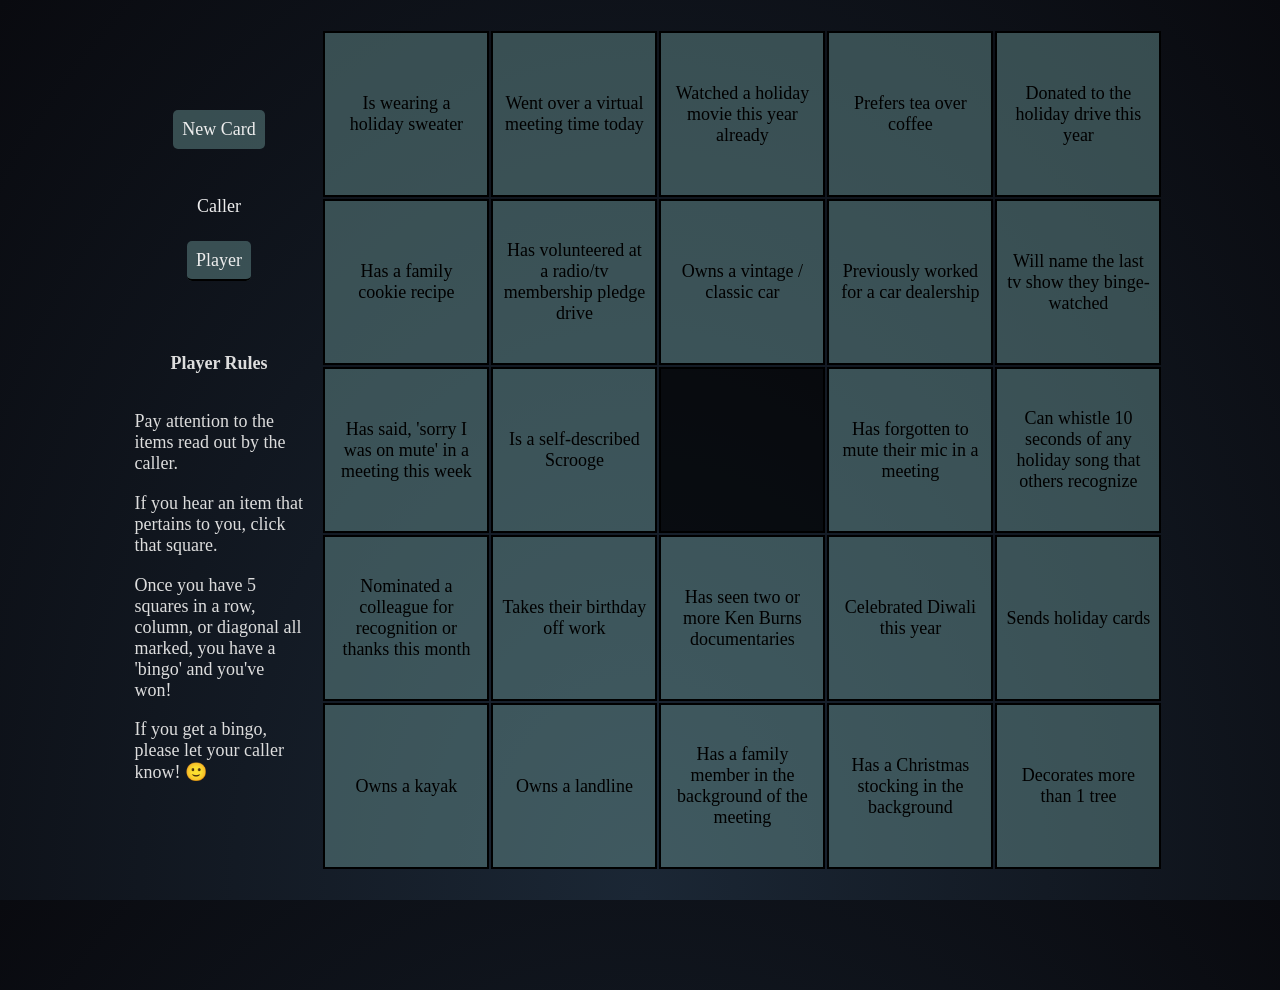
<file: index.html>
<!DOCTYPE html>
<html>
  <head>
     <link rel="shortcut icon" type="image/x-icon" href="favicon.ico">
    <meta charset="UTF-8">
    <title>Bellevue Bingo!</title>
    <script src="bingo.js"></script>
    <link rel="stylesheet" href="bingo.css">
  </head>
  <body>
    <div id='left-menu'>
      <button id="new-card" onclick="newCard()";>New Card</button>
      <button id="new-list" class="noshow" onclick="newList()";>New List</button>
      <form>
        <input type="radio" id="caller" name="mode" value="caller" onClick="showList()">
        <label for="caller">Caller</label><br>
        <input type="radio" id="player" name="mode" value="player" checked onCLick="showCard()">
        <label for="player">Player</label><br>
      </form>
      <div id="player-rules">
        <h2>Player Rules</h2>
        <p>Pay attention to the items read out by the caller.</p>
        <p>If you hear an item that pertains to you, click that square.</p>
        <p>Once you have 5 squares in a row, column, or diagonal all marked,
          you have a 'bingo' and you've won!</p>
        <p>If you get a bingo, please let your caller know! 🙂</p>
      </div>
      <div id="caller-rules" class="noshow">
        <h2>Caller Rules</h2>
        <p>Prior to starting, ensure that all players know the rules.</p>
        <p>Once gameplay begins read one item every so often, pausing to give
          the players a chance to search their board for the read item.</p>
        <p>Once a player indicates that they have bingo, have them read aloud
          their string of five items that won the game for them. 🙂</p>
        </p>
      </div>
    </div>
    <div id="card-wrapper">
      <table id="card">
      </table>
    </div>
    <div id="list" class="noshow">
    </div>
    <div id="bingo-modal" onClick="reset()">
      <div>BINGO!</div>
      <div>
        <ol id='winning5'></ol>
        </br>
        <p>[click to return]</p>
      </div>
    </div>
    <div id="snow-wrapper">
      <div class="snow"></div>
      <div class="snow"></div>
      <div class="snow"></div>
      <div class="snow"></div>
      <div class="snow"></div>
      <div class="snow"></div>
      <div class="snow"></div>
      <div class="snow"></div>
      <div class="snow"></div>
      <div class="snow"></div>
      <div class="snow"></div>
      <div class="snow"></div>
      <div class="snow"></div>
      <div class="snow"></div>
      <div class="snow"></div>
      <div class="snow"></div>
      <div class="snow"></div>
      <div class="snow"></div>
      <div class="snow"></div>
      <div class="snow"></div>
      <div class="snow"></div>
      <div class="snow"></div>
      <div class="snow"></div>
      <div class="snow"></div>
      <div class="snow"></div>
      <div class="snow"></div>
      <div class="snow"></div>
      <div class="snow"></div>
      <div class="snow"></div>
      <div class="snow"></div>
      <div class="snow"></div>
      <div class="snow"></div>
      <div class="snow"></div>
      <div class="snow"></div>
      <div class="snow"></div>
      <div class="snow"></div>
      <div class="snow"></div>
      <div class="snow"></div>
      <div class="snow"></div>
      <div class="snow"></div>
      <div class="snow"></div>
      <div class="snow"></div>
      <div class="snow"></div>
      <div class="snow"></div>
      <div class="snow"></div>
      <div class="snow"></div>
      <div class="snow"></div>
      <div class="snow"></div>
      <div class="snow"></div>
      <div class="snow"></div>
      <div class="snow"></div>
      <div class="snow"></div>
      <div class="snow"></div>
      <div class="snow"></div>
      <div class="snow"></div>
      <div class="snow"></div>
      <div class="snow"></div>
      <div class="snow"></div>
      <div class="snow"></div>
      <div class="snow"></div>
      <div class="snow"></div>
      <div class="snow"></div>
      <div class="snow"></div>
      <div class="snow"></div>
      <div class="snow"></div>
      <div class="snow"></div>
      <div class="snow"></div>
      <div class="snow"></div>
      <div class="snow"></div>
      <div class="snow"></div>
      <div class="snow"></div>
      <div class="snow"></div>
      <div class="snow"></div>
      <div class="snow"></div>
      <div class="snow"></div>
      <div class="snow"></div>
      <div class="snow"></div>
      <div class="snow"></div>
      <div class="snow"></div>
      <div class="snow"></div>
      <div class="snow"></div>
      <div class="snow"></div>
      <div class="snow"></div>
      <div class="snow"></div>
      <div class="snow"></div>
      <div class="snow"></div>
      <div class="snow"></div>
      <div class="snow"></div>
      <div class="snow"></div>
      <div class="snow"></div>
      <div class="snow"></div>
      <div class="snow"></div>
      <div class="snow"></div>
      <div class="snow"></div>
      <div class="snow"></div>
      <div class="snow"></div>
      <div class="snow"></div>
      <div class="snow"></div>
      <div class="snow"></div>
      <div class="snow"></div>
      <div class="snow"></div>
      <div class="snow"></div>
      <div class="snow"></div>
      <div class="snow"></div>
      <div class="snow"></div>
      <div class="snow"></div>
      <div class="snow"></div>
      <div class="snow"></div>
      <div class="snow"></div>
      <div class="snow"></div>
      <div class="snow"></div>
      <div class="snow"></div>
      <div class="snow"></div>
      <div class="snow"></div>
      <div class="snow"></div>
      <div class="snow"></div>
      <div class="snow"></div>
      <div class="snow"></div>
      <div class="snow"></div>
      <div class="snow"></div>
      <div class="snow"></div>
      <div class="snow"></div>
      <div class="snow"></div>
      <div class="snow"></div>
      <div class="snow"></div>
      <div class="snow"></div>
      <div class="snow"></div>
      <div class="snow"></div>
      <div class="snow"></div>
      <div class="snow"></div>
      <div class="snow"></div>
      <div class="snow"></div>
      <div class="snow"></div>
      <div class="snow"></div>
      <div class="snow"></div>
      <div class="snow"></div>
      <div class="snow"></div>
      <div class="snow"></div>
      <div class="snow"></div>
      <div class="snow"></div>
      <div class="snow"></div>
      <div class="snow"></div>
      <div class="snow"></div>
      <div class="snow"></div>
      <div class="snow"></div>
      <div class="snow"></div>
      <div class="snow"></div>
      <div class="snow"></div>
      <div class="snow"></div>
      <div class="snow"></div>
      <div class="snow"></div>
      <div class="snow"></div>
      <div class="snow"></div>
      <div class="snow"></div>
      <div class="snow"></div>
      <div class="snow"></div>
      <div class="snow"></div>
      <div class="snow"></div>
      <div class="snow"></div>
      <div class="snow"></div>
      <div class="snow"></div>
      <div class="snow"></div>
      <div class="snow"></div>
      <div class="snow"></div>
      <div class="snow"></div>
      <div class="snow"></div>
      <div class="snow"></div>
      <div class="snow"></div>
      <div class="snow"></div>
      <div class="snow"></div>
      <div class="snow"></div>
      <div class="snow"></div>
      <div class="snow"></div>
      <div class="snow"></div>
      <div class="snow"></div>
      <div class="snow"></div>
      <div class="snow"></div>
      <div class="snow"></div>
      <div class="snow"></div>
      <div class="snow"></div>
      <div class="snow"></div>
      <div class="snow"></div>
      <div class="snow"></div>
      <div class="snow"></div>
      <div class="snow"></div>
      <div class="snow"></div>
      <div class="snow"></div>
      <div class="snow"></div>
      <div class="snow"></div>
      <div class="snow"></div>
      <div class="snow"></div>
      <div class="snow"></div>
      <div class="snow"></div>
      <div class="snow"></div>
      <div class="snow"></div>
      <div class="snow"></div>
      <div class="snow"></div>
      <div class="snow"></div>
      <div class="snow"></div>
      <div class="snow"></div>
    </div>
  </body>
</html>
</file>
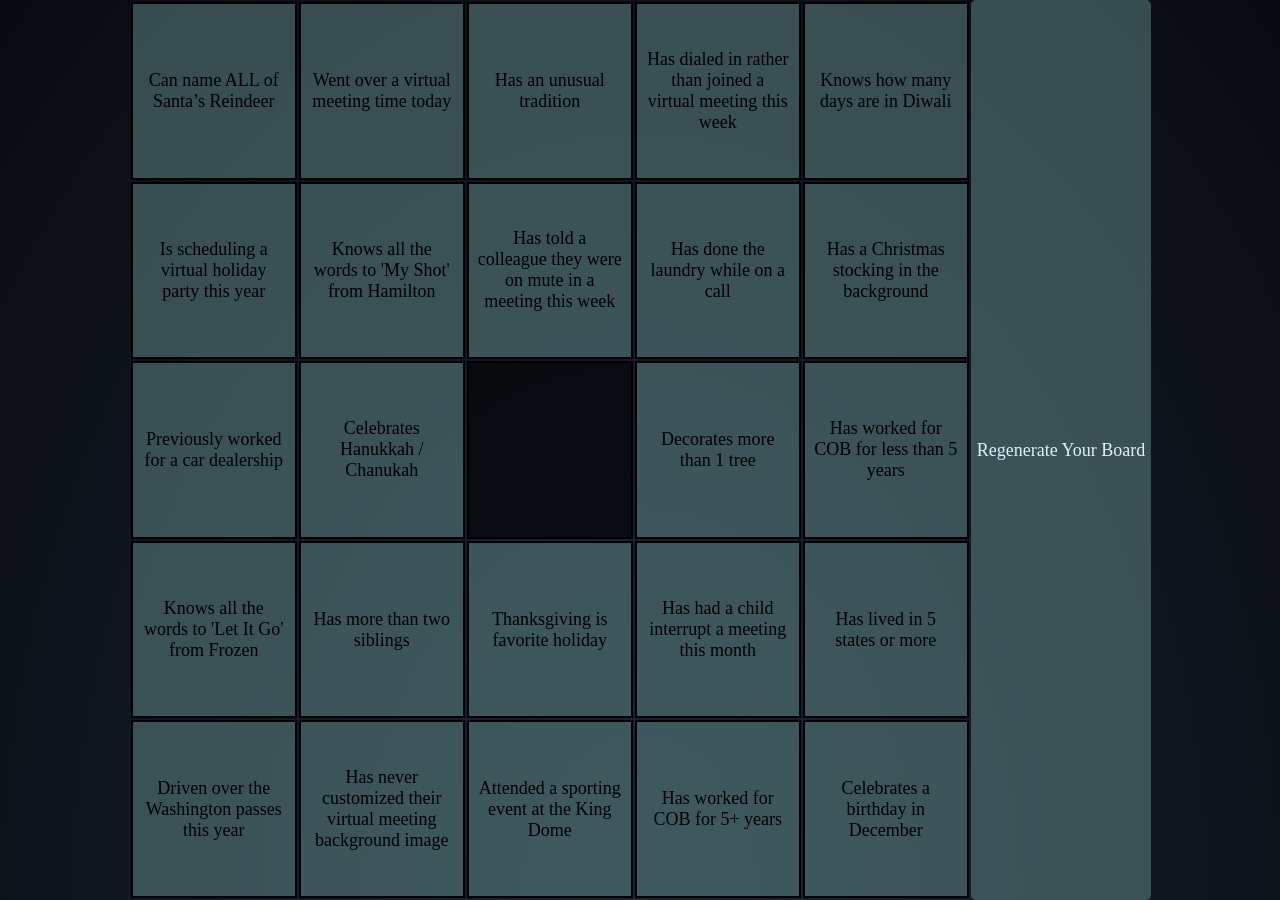
<file: bingo.html>
<!DOCTYPE html>
<html>
  <head>
    <meta charset="UTF-8">
    <title>Bellevue Bingo!</title>
    <script src="bingo.js"></script>
    <link rel="stylesheet" href="bingo.css">
  </head>
  <body>
    <table id="card">
    </table>
    <button onclick="rebuildCard()";>Regenerate Your Board</button>
  </body>
</html>
</file>
<file: bingo.css>
.snow {
  position: absolute;
  width: 10px;
  height: 10px;
  background: white;
  border-radius: 50%;
}
.snow:nth-child(1) {
  opacity: 0.9461;
  transform: translate(89.6703vw, -10px) scale(0.5709);
  animation: fall-1 20s -17s linear infinite;
}
@keyframes fall-1 {
  37.163% {
    transform: translate(82.5167vw, 37.163vh) scale(0.5709);
  }
  to {
    transform: translate(86.0935vw, 100vh) scale(0.5709);
  }
}
.snow:nth-child(2) {
  opacity: 0.074;
  transform: translate(80.9627vw, -10px) scale(0.3699);
  animation: fall-2 10s -4s linear infinite;
}
@keyframes fall-2 {
  31.853% {
    transform: translate(73.5949vw, 31.853vh) scale(0.3699);
  }
  to {
    transform: translate(77.2788vw, 100vh) scale(0.3699);
  }
}
.snow:nth-child(3) {
  opacity: 0.4498;
  transform: translate(7.9073vw, -10px) scale(0.0078);
  animation: fall-3 28s -21s linear infinite;
}
@keyframes fall-3 {
  76.686% {
    transform: translate(16.5129vw, 76.686vh) scale(0.0078);
  }
  to {
    transform: translate(12.2101vw, 100vh) scale(0.0078);
  }
}
.snow:nth-child(4) {
  opacity: 0.0595;
  transform: translate(11.7194vw, -10px) scale(0.1272);
  animation: fall-4 11s -21s linear infinite;
}
@keyframes fall-4 {
  43.878% {
    transform: translate(18.851vw, 43.878vh) scale(0.1272);
  }
  to {
    transform: translate(15.2852vw, 100vh) scale(0.1272);
  }
}
.snow:nth-child(5) {
  opacity: 0.5499;
  transform: translate(76.1007vw, -10px) scale(0.5007);
  animation: fall-5 30s -25s linear infinite;
}
@keyframes fall-5 {
  48.557% {
    transform: translate(78.1479vw, 48.557vh) scale(0.5007);
  }
  to {
    transform: translate(77.1243vw, 100vh) scale(0.5007);
  }
}
.snow:nth-child(6) {
  opacity: 0.6059;
  transform: translate(29.9178vw, -10px) scale(0.1098);
  animation: fall-6 27s -20s linear infinite;
}
@keyframes fall-6 {
  37.215% {
    transform: translate(36.3276vw, 37.215vh) scale(0.1098);
  }
  to {
    transform: translate(33.1227vw, 100vh) scale(0.1098);
  }
}
.snow:nth-child(7) {
  opacity: 0.5122;
  transform: translate(20.6691vw, -10px) scale(0.5083);
  animation: fall-7 30s -2s linear infinite;
}
@keyframes fall-7 {
  62.692% {
    transform: translate(16.7048vw, 62.692vh) scale(0.5083);
  }
  to {
    transform: translate(18.68695vw, 100vh) scale(0.5083);
  }
}
.snow:nth-child(8) {
  opacity: 0.1349;
  transform: translate(54.0182vw, -10px) scale(0.0641);
  animation: fall-8 25s -7s linear infinite;
}
@keyframes fall-8 {
  64.504% {
    transform: translate(63.0446vw, 64.504vh) scale(0.0641);
  }
  to {
    transform: translate(58.5314vw, 100vh) scale(0.0641);
  }
}
.snow:nth-child(9) {
  opacity: 0.2769;
  transform: translate(29.5154vw, -10px) scale(0.7581);
  animation: fall-9 17s -3s linear infinite;
}
@keyframes fall-9 {
  78.77% {
    transform: translate(25.7965vw, 78.77vh) scale(0.7581);
  }
  to {
    transform: translate(27.65595vw, 100vh) scale(0.7581);
  }
}
.snow:nth-child(10) {
  opacity: 0.4533;
  transform: translate(83.0026vw, -10px) scale(0.0798);
  animation: fall-10 12s -20s linear infinite;
}
@keyframes fall-10 {
  79.503% {
    transform: translate(73.9979vw, 79.503vh) scale(0.0798);
  }
  to {
    transform: translate(78.50025vw, 100vh) scale(0.0798);
  }
}
.snow:nth-child(11) {
  opacity: 0.7877;
  transform: translate(77.6192vw, -10px) scale(0.9236);
  animation: fall-11 23s -2s linear infinite;
}
@keyframes fall-11 {
  30.001% {
    transform: translate(78.2532vw, 30.001vh) scale(0.9236);
  }
  to {
    transform: translate(77.9362vw, 100vh) scale(0.9236);
  }
}
.snow:nth-child(12) {
  opacity: 0.6248;
  transform: translate(59.6169vw, -10px) scale(0.1593);
  animation: fall-12 28s -17s linear infinite;
}
@keyframes fall-12 {
  56.556% {
    transform: translate(60.8731vw, 56.556vh) scale(0.1593);
  }
  to {
    transform: translate(60.245vw, 100vh) scale(0.1593);
  }
}
.snow:nth-child(13) {
  opacity: 0.4124;
  transform: translate(87.2998vw, -10px) scale(0.8706);
  animation: fall-13 24s -15s linear infinite;
}
@keyframes fall-13 {
  37.314% {
    transform: translate(92.0066vw, 37.314vh) scale(0.8706);
  }
  to {
    transform: translate(89.6532vw, 100vh) scale(0.8706);
  }
}
.snow:nth-child(14) {
  opacity: 0.4422;
  transform: translate(26.2647vw, -10px) scale(0.8018);
  animation: fall-14 16s -22s linear infinite;
}
@keyframes fall-14 {
  46.731% {
    transform: translate(23.4923vw, 46.731vh) scale(0.8018);
  }
  to {
    transform: translate(24.8785vw, 100vh) scale(0.8018);
  }
}
.snow:nth-child(15) {
  opacity: 0.3257;
  transform: translate(41.126vw, -10px) scale(0.0335);
  animation: fall-15 26s -12s linear infinite;
}
@keyframes fall-15 {
  71.1% {
    transform: translate(47.4379vw, 71.1vh) scale(0.0335);
  }
  to {
    transform: translate(44.28195vw, 100vh) scale(0.0335);
  }
}
.snow:nth-child(16) {
  opacity: 0.5074;
  transform: translate(44.9802vw, -10px) scale(0.0241);
  animation: fall-16 26s -27s linear infinite;
}
@keyframes fall-16 {
  31.38% {
    transform: translate(48.4484vw, 31.38vh) scale(0.0241);
  }
  to {
    transform: translate(46.7143vw, 100vh) scale(0.0241);
  }
}
.snow:nth-child(17) {
  opacity: 0.0627;
  transform: translate(14.8833vw, -10px) scale(0.9977);
  animation: fall-17 18s -5s linear infinite;
}
@keyframes fall-17 {
  70.857% {
    transform: translate(22.3384vw, 70.857vh) scale(0.9977);
  }
  to {
    transform: translate(18.61085vw, 100vh) scale(0.9977);
  }
}
.snow:nth-child(18) {
  opacity: 0.3987;
  transform: translate(16.8842vw, -10px) scale(0.5964);
  animation: fall-18 12s -3s linear infinite;
}
@keyframes fall-18 {
  58.36% {
    transform: translate(11.2034vw, 58.36vh) scale(0.5964);
  }
  to {
    transform: translate(14.0438vw, 100vh) scale(0.5964);
  }
}
.snow:nth-child(19) {
  opacity: 0.6801;
  transform: translate(97.2867vw, -10px) scale(0.0712);
  animation: fall-19 20s -29s linear infinite;
}
@keyframes fall-19 {
  50.484% {
    transform: translate(90.6074vw, 50.484vh) scale(0.0712);
  }
  to {
    transform: translate(93.94705vw, 100vh) scale(0.0712);
  }
}
.snow:nth-child(20) {
  opacity: 0.4502;
  transform: translate(16.6069vw, -10px) scale(0.1358);
  animation: fall-20 30s -29s linear infinite;
}
@keyframes fall-20 {
  73.525% {
    transform: translate(23.0781vw, 73.525vh) scale(0.1358);
  }
  to {
    transform: translate(19.8425vw, 100vh) scale(0.1358);
  }
}
.snow:nth-child(21) {
  opacity: 0.3354;
  transform: translate(88.8092vw, -10px) scale(0.9637);
  animation: fall-21 11s -19s linear infinite;
}
@keyframes fall-21 {
  56.332% {
    transform: translate(85.525vw, 56.332vh) scale(0.9637);
  }
  to {
    transform: translate(87.1671vw, 100vh) scale(0.9637);
  }
}
.snow:nth-child(22) {
  opacity: 0.5745;
  transform: translate(87.3203vw, -10px) scale(0.6329);
  animation: fall-22 10s -30s linear infinite;
}
@keyframes fall-22 {
  59.185% {
    transform: translate(90.9876vw, 59.185vh) scale(0.6329);
  }
  to {
    transform: translate(89.15395vw, 100vh) scale(0.6329);
  }
}
.snow:nth-child(23) {
  opacity: 0.2254;
  transform: translate(48.7843vw, -10px) scale(0.5081);
  animation: fall-23 15s -5s linear infinite;
}
@keyframes fall-23 {
  43.016% {
    transform: translate(40.8404vw, 43.016vh) scale(0.5081);
  }
  to {
    transform: translate(44.81235vw, 100vh) scale(0.5081);
  }
}
.snow:nth-child(24) {
  opacity: 0.1447;
  transform: translate(30.3161vw, -10px) scale(0.3972);
  animation: fall-24 30s -5s linear infinite;
}
@keyframes fall-24 {
  76.731% {
    transform: translate(27.1712vw, 76.731vh) scale(0.3972);
  }
  to {
    transform: translate(28.74365vw, 100vh) scale(0.3972);
  }
}
.snow:nth-child(25) {
  opacity: 0.733;
  transform: translate(15.2747vw, -10px) scale(0.5183);
  animation: fall-25 14s -16s linear infinite;
}
@keyframes fall-25 {
  53.518% {
    transform: translate(11.9347vw, 53.518vh) scale(0.5183);
  }
  to {
    transform: translate(13.6047vw, 100vh) scale(0.5183);
  }
}
.snow:nth-child(26) {
  opacity: 0.0842;
  transform: translate(85.9106vw, -10px) scale(0.7175);
  animation: fall-26 22s -30s linear infinite;
}
@keyframes fall-26 {
  73.396% {
    transform: translate(91.9993vw, 73.396vh) scale(0.7175);
  }
  to {
    transform: translate(88.95495vw, 100vh) scale(0.7175);
  }
}
.snow:nth-child(27) {
  opacity: 0.1051;
  transform: translate(95.3214vw, -10px) scale(0.2244);
  animation: fall-27 13s -24s linear infinite;
}
@keyframes fall-27 {
  63.221% {
    transform: translate(96.8176vw, 63.221vh) scale(0.2244);
  }
  to {
    transform: translate(96.0695vw, 100vh) scale(0.2244);
  }
}
.snow:nth-child(28) {
  opacity: 0.5243;
  transform: translate(0.3452vw, -10px) scale(0.2221);
  animation: fall-28 22s -19s linear infinite;
}
@keyframes fall-28 {
  49.232% {
    transform: translate(-6.5751vw, 49.232vh) scale(0.2221);
  }
  to {
    transform: translate(-3.11495vw, 100vh) scale(0.2221);
  }
}
.snow:nth-child(29) {
  opacity: 0.7114;
  transform: translate(27.3014vw, -10px) scale(0.3599);
  animation: fall-29 11s -16s linear infinite;
}
@keyframes fall-29 {
  59.407% {
    transform: translate(26.5059vw, 59.407vh) scale(0.3599);
  }
  to {
    transform: translate(26.90365vw, 100vh) scale(0.3599);
  }
}
.snow:nth-child(30) {
  opacity: 0.7569;
  transform: translate(17.5939vw, -10px) scale(0.599);
  animation: fall-30 10s -9s linear infinite;
}
@keyframes fall-30 {
  56.112% {
    transform: translate(21.4415vw, 56.112vh) scale(0.599);
  }
  to {
    transform: translate(19.5177vw, 100vh) scale(0.599);
  }
}
.snow:nth-child(31) {
  opacity: 0.7205;
  transform: translate(50.3446vw, -10px) scale(0.7193);
  animation: fall-31 18s -29s linear infinite;
}
@keyframes fall-31 {
  56.963% {
    transform: translate(45.579vw, 56.963vh) scale(0.7193);
  }
  to {
    transform: translate(47.9618vw, 100vh) scale(0.7193);
  }
}
.snow:nth-child(32) {
  opacity: 0.0955;
  transform: translate(37.0565vw, -10px) scale(0.8292);
  animation: fall-32 30s -21s linear infinite;
}
@keyframes fall-32 {
  71.277% {
    transform: translate(40.1593vw, 71.277vh) scale(0.8292);
  }
  to {
    transform: translate(38.6079vw, 100vh) scale(0.8292);
  }
}
.snow:nth-child(33) {
  opacity: 0.7424;
  transform: translate(96.0096vw, -10px) scale(0.3294);
  animation: fall-33 21s -27s linear infinite;
}
@keyframes fall-33 {
  72.342% {
    transform: translate(90.2889vw, 72.342vh) scale(0.3294);
  }
  to {
    transform: translate(93.14925vw, 100vh) scale(0.3294);
  }
}
.snow:nth-child(34) {
  opacity: 0.7432;
  transform: translate(13.4341vw, -10px) scale(0.8605);
  animation: fall-34 19s -26s linear infinite;
}
@keyframes fall-34 {
  32.401% {
    transform: translate(3.5548vw, 32.401vh) scale(0.8605);
  }
  to {
    transform: translate(8.49445vw, 100vh) scale(0.8605);
  }
}
.snow:nth-child(35) {
  opacity: 0.776;
  transform: translate(83.8276vw, -10px) scale(0.4606);
  animation: fall-35 22s -12s linear infinite;
}
@keyframes fall-35 {
  71.662% {
    transform: translate(82.8281vw, 71.662vh) scale(0.4606);
  }
  to {
    transform: translate(83.32785vw, 100vh) scale(0.4606);
  }
}
.snow:nth-child(36) {
  opacity: 0.8518;
  transform: translate(40.7402vw, -10px) scale(0.1689);
  animation: fall-36 16s -9s linear infinite;
}
@keyframes fall-36 {
  67.53% {
    transform: translate(34.1375vw, 67.53vh) scale(0.1689);
  }
  to {
    transform: translate(37.43885vw, 100vh) scale(0.1689);
  }
}
.snow:nth-child(37) {
  opacity: 0.2178;
  transform: translate(34.9099vw, -10px) scale(0.3334);
  animation: fall-37 23s -24s linear infinite;
}
@keyframes fall-37 {
  39.716% {
    transform: translate(36.0143vw, 39.716vh) scale(0.3334);
  }
  to {
    transform: translate(35.4621vw, 100vh) scale(0.3334);
  }
}
.snow:nth-child(38) {
  opacity: 0.0576;
  transform: translate(11.7744vw, -10px) scale(0.2208);
  animation: fall-38 22s -26s linear infinite;
}
@keyframes fall-38 {
  45.674% {
    transform: translate(12.547vw, 45.674vh) scale(0.2208);
  }
  to {
    transform: translate(12.1607vw, 100vh) scale(0.2208);
  }
}
.snow:nth-child(39) {
  opacity: 0.807;
  transform: translate(40.5651vw, -10px) scale(0.1151);
  animation: fall-39 18s -17s linear infinite;
}
@keyframes fall-39 {
  30.351% {
    transform: translate(41.3773vw, 30.351vh) scale(0.1151);
  }
  to {
    transform: translate(40.9712vw, 100vh) scale(0.1151);
  }
}
.snow:nth-child(40) {
  opacity: 0.0947;
  transform: translate(19.017vw, -10px) scale(0.212);
  animation: fall-40 29s -9s linear infinite;
}
@keyframes fall-40 {
  52.087% {
    transform: translate(14.799vw, 52.087vh) scale(0.212);
  }
  to {
    transform: translate(16.908vw, 100vh) scale(0.212);
  }
}
.snow:nth-child(41) {
  opacity: 0.9531;
  transform: translate(99.5131vw, -10px) scale(0.1571);
  animation: fall-41 17s -11s linear infinite;
}
@keyframes fall-41 {
  71.676% {
    transform: translate(89.8568vw, 71.676vh) scale(0.1571);
  }
  to {
    transform: translate(94.68495vw, 100vh) scale(0.1571);
  }
}
.snow:nth-child(42) {
  opacity: 0.059;
  transform: translate(8.2956vw, -10px) scale(0.2616);
  animation: fall-42 23s -13s linear infinite;
}
@keyframes fall-42 {
  59.521% {
    transform: translate(2.6572vw, 59.521vh) scale(0.2616);
  }
  to {
    transform: translate(5.4764vw, 100vh) scale(0.2616);
  }
}
.snow:nth-child(43) {
  opacity: 0.2862;
  transform: translate(66.919vw, -10px) scale(0.3949);
  animation: fall-43 28s -9s linear infinite;
}
@keyframes fall-43 {
  40.661% {
    transform: translate(62.3647vw, 40.661vh) scale(0.3949);
  }
  to {
    transform: translate(64.64185vw, 100vh) scale(0.3949);
  }
}
.snow:nth-child(44) {
  opacity: 0.8476;
  transform: translate(83.4412vw, -10px) scale(0.3376);
  animation: fall-44 20s -12s linear infinite;
}
@keyframes fall-44 {
  69.576% {
    transform: translate(85.2056vw, 69.576vh) scale(0.3376);
  }
  to {
    transform: translate(84.3234vw, 100vh) scale(0.3376);
  }
}
.snow:nth-child(45) {
  opacity: 0.3258;
  transform: translate(60.7647vw, -10px) scale(0.4965);
  animation: fall-45 20s -25s linear infinite;
}
@keyframes fall-45 {
  75.412% {
    transform: translate(60.9746vw, 75.412vh) scale(0.4965);
  }
  to {
    transform: translate(60.86965vw, 100vh) scale(0.4965);
  }
}
.snow:nth-child(46) {
  opacity: 0.6938;
  transform: translate(12.6129vw, -10px) scale(0.4516);
  animation: fall-46 13s -18s linear infinite;
}
@keyframes fall-46 {
  45.384% {
    transform: translate(11.2528vw, 45.384vh) scale(0.4516);
  }
  to {
    transform: translate(11.93285vw, 100vh) scale(0.4516);
  }
}
.snow:nth-child(47) {
  opacity: 0.4224;
  transform: translate(65.975vw, -10px) scale(0.3194);
  animation: fall-47 16s -1s linear infinite;
}
@keyframes fall-47 {
  36.148% {
    transform: translate(75.4136vw, 36.148vh) scale(0.3194);
  }
  to {
    transform: translate(70.6943vw, 100vh) scale(0.3194);
  }
}
.snow:nth-child(48) {
  opacity: 0.541;
  transform: translate(96.0628vw, -10px) scale(0.1937);
  animation: fall-48 21s -25s linear infinite;
}
@keyframes fall-48 {
  59.095% {
    transform: translate(98.4989vw, 59.095vh) scale(0.1937);
  }
  to {
    transform: translate(97.28085vw, 100vh) scale(0.1937);
  }
}
.snow:nth-child(49) {
  opacity: 0.7964;
  transform: translate(5.9693vw, -10px) scale(0.9505);
  animation: fall-49 15s -27s linear infinite;
}
@keyframes fall-49 {
  32.81% {
    transform: translate(8.9203vw, 32.81vh) scale(0.9505);
  }
  to {
    transform: translate(7.4448vw, 100vh) scale(0.9505);
  }
}
.snow:nth-child(50) {
  opacity: 0.7027;
  transform: translate(76.3343vw, -10px) scale(0.481);
  animation: fall-50 30s -28s linear infinite;
}
@keyframes fall-50 {
  54.23% {
    transform: translate(67.7607vw, 54.23vh) scale(0.481);
  }
  to {
    transform: translate(72.0475vw, 100vh) scale(0.481);
  }
}
.snow:nth-child(51) {
  opacity: 0.1668;
  transform: translate(80.0356vw, -10px) scale(0.6977);
  animation: fall-51 14s -6s linear infinite;
}
@keyframes fall-51 {
  73.747% {
    transform: translate(74.4008vw, 73.747vh) scale(0.6977);
  }
  to {
    transform: translate(77.2182vw, 100vh) scale(0.6977);
  }
}
.snow:nth-child(52) {
  opacity: 0.141;
  transform: translate(76.6831vw, -10px) scale(0.9959);
  animation: fall-52 12s -19s linear infinite;
}
@keyframes fall-52 {
  45.148% {
    transform: translate(71.237vw, 45.148vh) scale(0.9959);
  }
  to {
    transform: translate(73.96005vw, 100vh) scale(0.9959);
  }
}
.snow:nth-child(53) {
  opacity: 0.4477;
  transform: translate(63.9719vw, -10px) scale(0.037);
  animation: fall-53 30s -4s linear infinite;
}
@keyframes fall-53 {
  54.604% {
    transform: translate(58.5238vw, 54.604vh) scale(0.037);
  }
  to {
    transform: translate(61.24785vw, 100vh) scale(0.037);
  }
}
.snow:nth-child(54) {
  opacity: 0.8451;
  transform: translate(59.7646vw, -10px) scale(0.5092);
  animation: fall-54 21s -10s linear infinite;
}
@keyframes fall-54 {
  35.341% {
    transform: translate(52.4212vw, 35.341vh) scale(0.5092);
  }
  to {
    transform: translate(56.0929vw, 100vh) scale(0.5092);
  }
}
.snow:nth-child(55) {
  opacity: 0.5748;
  transform: translate(32.7094vw, -10px) scale(0.3489);
  animation: fall-55 19s -29s linear infinite;
}
@keyframes fall-55 {
  36.802% {
    transform: translate(34.6444vw, 36.802vh) scale(0.3489);
  }
  to {
    transform: translate(33.6769vw, 100vh) scale(0.3489);
  }
}
.snow:nth-child(56) {
  opacity: 0.1461;
  transform: translate(6.4547vw, -10px) scale(0.1753);
  animation: fall-56 16s -12s linear infinite;
}
@keyframes fall-56 {
  62.988% {
    transform: translate(7.5303vw, 62.988vh) scale(0.1753);
  }
  to {
    transform: translate(6.9925vw, 100vh) scale(0.1753);
  }
}
.snow:nth-child(57) {
  opacity: 0.8226;
  transform: translate(12.5966vw, -10px) scale(0.7219);
  animation: fall-57 25s -10s linear infinite;
}
@keyframes fall-57 {
  73.554% {
    transform: translate(4.651vw, 73.554vh) scale(0.7219);
  }
  to {
    transform: translate(8.6238vw, 100vh) scale(0.7219);
  }
}
.snow:nth-child(58) {
  opacity: 0.8454;
  transform: translate(80.3442vw, -10px) scale(0.0879);
  animation: fall-58 24s -23s linear infinite;
}
@keyframes fall-58 {
  32.92% {
    transform: translate(80.0383vw, 32.92vh) scale(0.0879);
  }
  to {
    transform: translate(80.19125vw, 100vh) scale(0.0879);
  }
}
.snow:nth-child(59) {
  opacity: 0.6625;
  transform: translate(5.0799vw, -10px) scale(0.2288);
  animation: fall-59 11s -4s linear infinite;
}
@keyframes fall-59 {
  77.424% {
    transform: translate(0.0095vw, 77.424vh) scale(0.2288);
  }
  to {
    transform: translate(2.5447vw, 100vh) scale(0.2288);
  }
}
.snow:nth-child(60) {
  opacity: 0.4706;
  transform: translate(85.4801vw, -10px) scale(0.0451);
  animation: fall-60 14s -14s linear infinite;
}
@keyframes fall-60 {
  72.654% {
    transform: translate(93.3351vw, 72.654vh) scale(0.0451);
  }
  to {
    transform: translate(89.4076vw, 100vh) scale(0.0451);
  }
}
.snow:nth-child(61) {
  opacity: 0.214;
  transform: translate(44.8015vw, -10px) scale(0.2864);
  animation: fall-61 21s -30s linear infinite;
}
@keyframes fall-61 {
  49.817% {
    transform: translate(38.9062vw, 49.817vh) scale(0.2864);
  }
  to {
    transform: translate(41.85385vw, 100vh) scale(0.2864);
  }
}
.snow:nth-child(62) {
  opacity: 0.1122;
  transform: translate(26.7216vw, -10px) scale(0.0614);
  animation: fall-62 10s -24s linear infinite;
}
@keyframes fall-62 {
  77.191% {
    transform: translate(29.4111vw, 77.191vh) scale(0.0614);
  }
  to {
    transform: translate(28.06635vw, 100vh) scale(0.0614);
  }
}
.snow:nth-child(63) {
  opacity: 0.917;
  transform: translate(19.29vw, -10px) scale(0.183);
  animation: fall-63 11s -4s linear infinite;
}
@keyframes fall-63 {
  61.014% {
    transform: translate(13.3796vw, 61.014vh) scale(0.183);
  }
  to {
    transform: translate(16.3348vw, 100vh) scale(0.183);
  }
}
.snow:nth-child(64) {
  opacity: 0.3109;
  transform: translate(89.8839vw, -10px) scale(0.9429);
  animation: fall-64 19s -15s linear infinite;
}
@keyframes fall-64 {
  76.576% {
    transform: translate(94.5742vw, 76.576vh) scale(0.9429);
  }
  to {
    transform: translate(92.22905vw, 100vh) scale(0.9429);
  }
}
.snow:nth-child(65) {
  opacity: 0.2805;
  transform: translate(41.0417vw, -10px) scale(0.4123);
  animation: fall-65 19s -11s linear infinite;
}
@keyframes fall-65 {
  32.063% {
    transform: translate(39.2937vw, 32.063vh) scale(0.4123);
  }
  to {
    transform: translate(40.1677vw, 100vh) scale(0.4123);
  }
}
.snow:nth-child(66) {
  opacity: 0.2077;
  transform: translate(15.9967vw, -10px) scale(0.9484);
  animation: fall-66 26s -25s linear infinite;
}
@keyframes fall-66 {
  57.869% {
    transform: translate(15.605vw, 57.869vh) scale(0.9484);
  }
  to {
    transform: translate(15.80085vw, 100vh) scale(0.9484);
  }
}
.snow:nth-child(67) {
  opacity: 0.7056;
  transform: translate(94.0118vw, -10px) scale(0.2856);
  animation: fall-67 18s -19s linear infinite;
}
@keyframes fall-67 {
  54.13% {
    transform: translate(87.7902vw, 54.13vh) scale(0.2856);
  }
  to {
    transform: translate(90.901vw, 100vh) scale(0.2856);
  }
}
.snow:nth-child(68) {
  opacity: 0.365;
  transform: translate(72.4941vw, -10px) scale(0.4046);
  animation: fall-68 30s -9s linear infinite;
}
@keyframes fall-68 {
  47.412% {
    transform: translate(66.2414vw, 47.412vh) scale(0.4046);
  }
  to {
    transform: translate(69.36775vw, 100vh) scale(0.4046);
  }
}
.snow:nth-child(69) {
  opacity: 0.6117;
  transform: translate(6.9906vw, -10px) scale(0.8864);
  animation: fall-69 19s -10s linear infinite;
}
@keyframes fall-69 {
  33.415% {
    transform: translate(12.7893vw, 33.415vh) scale(0.8864);
  }
  to {
    transform: translate(9.88995vw, 100vh) scale(0.8864);
  }
}
.snow:nth-child(70) {
  opacity: 0.099;
  transform: translate(57.1159vw, -10px) scale(0.5285);
  animation: fall-70 23s -17s linear infinite;
}
@keyframes fall-70 {
  52.597% {
    transform: translate(54.7138vw, 52.597vh) scale(0.5285);
  }
  to {
    transform: translate(55.91485vw, 100vh) scale(0.5285);
  }
}
.snow:nth-child(71) {
  opacity: 0.0665;
  transform: translate(14.9177vw, -10px) scale(0.6822);
  animation: fall-71 18s -4s linear infinite;
}
@keyframes fall-71 {
  47.718% {
    transform: translate(7.9802vw, 47.718vh) scale(0.6822);
  }
  to {
    transform: translate(11.44895vw, 100vh) scale(0.6822);
  }
}
.snow:nth-child(72) {
  opacity: 0.4726;
  transform: translate(61.5259vw, -10px) scale(0.3268);
  animation: fall-72 12s -8s linear infinite;
}
@keyframes fall-72 {
  78.828% {
    transform: translate(54.8932vw, 78.828vh) scale(0.3268);
  }
  to {
    transform: translate(58.20955vw, 100vh) scale(0.3268);
  }
}
.snow:nth-child(73) {
  opacity: 0.2433;
  transform: translate(12.4246vw, -10px) scale(0.7467);
  animation: fall-73 25s -14s linear infinite;
}
@keyframes fall-73 {
  75.781% {
    transform: translate(5.4818vw, 75.781vh) scale(0.7467);
  }
  to {
    transform: translate(8.9532vw, 100vh) scale(0.7467);
  }
}
.snow:nth-child(74) {
  opacity: 0.6274;
  transform: translate(26.8229vw, -10px) scale(0.6724);
  animation: fall-74 17s -9s linear infinite;
}
@keyframes fall-74 {
  36.032% {
    transform: translate(25.5054vw, 36.032vh) scale(0.6724);
  }
  to {
    transform: translate(26.16415vw, 100vh) scale(0.6724);
  }
}
.snow:nth-child(75) {
  opacity: 0.9603;
  transform: translate(19.8055vw, -10px) scale(0.4829);
  animation: fall-75 29s -12s linear infinite;
}
@keyframes fall-75 {
  78.581% {
    transform: translate(11.0237vw, 78.581vh) scale(0.4829);
  }
  to {
    transform: translate(15.4146vw, 100vh) scale(0.4829);
  }
}
.snow:nth-child(76) {
  opacity: 0.6342;
  transform: translate(74.9729vw, -10px) scale(0.326);
  animation: fall-76 28s -13s linear infinite;
}
@keyframes fall-76 {
  51.159% {
    transform: translate(81.4814vw, 51.159vh) scale(0.326);
  }
  to {
    transform: translate(78.22715vw, 100vh) scale(0.326);
  }
}
.snow:nth-child(77) {
  opacity: 0.7682;
  transform: translate(94.4948vw, -10px) scale(0.7969);
  animation: fall-77 23s -11s linear infinite;
}
@keyframes fall-77 {
  59.358% {
    transform: translate(90.4066vw, 59.358vh) scale(0.7969);
  }
  to {
    transform: translate(92.4507vw, 100vh) scale(0.7969);
  }
}
.snow:nth-child(78) {
  opacity: 0.2618;
  transform: translate(55.6768vw, -10px) scale(0.6925);
  animation: fall-78 12s -3s linear infinite;
}
@keyframes fall-78 {
  62.89% {
    transform: translate(62.4186vw, 62.89vh) scale(0.6925);
  }
  to {
    transform: translate(59.0477vw, 100vh) scale(0.6925);
  }
}
.snow:nth-child(79) {
  opacity: 0.2892;
  transform: translate(63.0225vw, -10px) scale(0.135);
  animation: fall-79 16s -30s linear infinite;
}
@keyframes fall-79 {
  36.286% {
    transform: translate(68.5059vw, 36.286vh) scale(0.135);
  }
  to {
    transform: translate(65.7642vw, 100vh) scale(0.135);
  }
}
.snow:nth-child(80) {
  opacity: 0.5718;
  transform: translate(30.1003vw, -10px) scale(0.1573);
  animation: fall-80 29s -7s linear infinite;
}
@keyframes fall-80 {
  37.663% {
    transform: translate(27.707vw, 37.663vh) scale(0.1573);
  }
  to {
    transform: translate(28.90365vw, 100vh) scale(0.1573);
  }
}
.snow:nth-child(81) {
  opacity: 0.978;
  transform: translate(99.4932vw, -10px) scale(0.4157);
  animation: fall-81 29s -25s linear infinite;
}
@keyframes fall-81 {
  46.66% {
    transform: translate(106.0004vw, 46.66vh) scale(0.4157);
  }
  to {
    transform: translate(102.7468vw, 100vh) scale(0.4157);
  }
}
.snow:nth-child(82) {
  opacity: 0.3235;
  transform: translate(2.984vw, -10px) scale(0.6478);
  animation: fall-82 28s -8s linear infinite;
}
@keyframes fall-82 {
  72.905% {
    transform: translate(-1.9987vw, 72.905vh) scale(0.6478);
  }
  to {
    transform: translate(0.49265vw, 100vh) scale(0.6478);
  }
}
.snow:nth-child(83) {
  opacity: 0.6703;
  transform: translate(41.5246vw, -10px) scale(0.9729);
  animation: fall-83 23s -21s linear infinite;
}
@keyframes fall-83 {
  52.695% {
    transform: translate(35.2061vw, 52.695vh) scale(0.9729);
  }
  to {
    transform: translate(38.36535vw, 100vh) scale(0.9729);
  }
}
.snow:nth-child(84) {
  opacity: 0.4721;
  transform: translate(87.2561vw, -10px) scale(0.8358);
  animation: fall-84 19s -17s linear infinite;
}
@keyframes fall-84 {
  63.281% {
    transform: translate(84.7404vw, 63.281vh) scale(0.8358);
  }
  to {
    transform: translate(85.99825vw, 100vh) scale(0.8358);
  }
}
.snow:nth-child(85) {
  opacity: 0.6075;
  transform: translate(71.942vw, -10px) scale(0.1141);
  animation: fall-85 28s -24s linear infinite;
}
@keyframes fall-85 {
  60.998% {
    transform: translate(68.8439vw, 60.998vh) scale(0.1141);
  }
  to {
    transform: translate(70.39295vw, 100vh) scale(0.1141);
  }
}
.snow:nth-child(86) {
  opacity: 0.4669;
  transform: translate(14.5154vw, -10px) scale(0.5561);
  animation: fall-86 26s -30s linear infinite;
}
@keyframes fall-86 {
  67.086% {
    transform: translate(10.9058vw, 67.086vh) scale(0.5561);
  }
  to {
    transform: translate(12.7106vw, 100vh) scale(0.5561);
  }
}
.snow:nth-child(87) {
  opacity: 0.5926;
  transform: translate(59.2211vw, -10px) scale(0.2332);
  animation: fall-87 15s -12s linear infinite;
}
@keyframes fall-87 {
  49.593% {
    transform: translate(64.6071vw, 49.593vh) scale(0.2332);
  }
  to {
    transform: translate(61.9141vw, 100vh) scale(0.2332);
  }
}
.snow:nth-child(88) {
  opacity: 0.7555;
  transform: translate(66.7378vw, -10px) scale(0.5798);
  animation: fall-88 29s -25s linear infinite;
}
@keyframes fall-88 {
  33.523% {
    transform: translate(70.7779vw, 33.523vh) scale(0.5798);
  }
  to {
    transform: translate(68.75785vw, 100vh) scale(0.5798);
  }
}
.snow:nth-child(89) {
  opacity: 0.54;
  transform: translate(39.2832vw, -10px) scale(0.7461);
  animation: fall-89 18s -19s linear infinite;
}
@keyframes fall-89 {
  49.568% {
    transform: translate(35.486vw, 49.568vh) scale(0.7461);
  }
  to {
    transform: translate(37.3846vw, 100vh) scale(0.7461);
  }
}
.snow:nth-child(90) {
  opacity: 0.0198;
  transform: translate(64.9169vw, -10px) scale(0.7249);
  animation: fall-90 16s -20s linear infinite;
}
@keyframes fall-90 {
  77.259% {
    transform: translate(74.7219vw, 77.259vh) scale(0.7249);
  }
  to {
    transform: translate(69.8194vw, 100vh) scale(0.7249);
  }
}
.snow:nth-child(91) {
  opacity: 0.3655;
  transform: translate(60.9226vw, -10px) scale(0.89);
  animation: fall-91 21s -20s linear infinite;
}
@keyframes fall-91 {
  30.785% {
    transform: translate(60.2348vw, 30.785vh) scale(0.89);
  }
  to {
    transform: translate(60.5787vw, 100vh) scale(0.89);
  }
}
.snow:nth-child(92) {
  opacity: 0.1214;
  transform: translate(99.4189vw, -10px) scale(0.6562);
  animation: fall-92 10s -3s linear infinite;
}
@keyframes fall-92 {
  68.324% {
    transform: translate(101.4174vw, 68.324vh) scale(0.6562);
  }
  to {
    transform: translate(100.41815vw, 100vh) scale(0.6562);
  }
}
.snow:nth-child(93) {
  opacity: 0.8231;
  transform: translate(5.23vw, -10px) scale(0.577);
  animation: fall-93 21s -2s linear infinite;
}
@keyframes fall-93 {
  72.618% {
    transform: translate(6.0299vw, 72.618vh) scale(0.577);
  }
  to {
    transform: translate(5.62995vw, 100vh) scale(0.577);
  }
}
.snow:nth-child(94) {
  opacity: 0.7515;
  transform: translate(59.0247vw, -10px) scale(0.6666);
  animation: fall-94 12s -21s linear infinite;
}
@keyframes fall-94 {
  33.603% {
    transform: translate(61.0599vw, 33.603vh) scale(0.6666);
  }
  to {
    transform: translate(60.0423vw, 100vh) scale(0.6666);
  }
}
.snow:nth-child(95) {
  opacity: 0.9606;
  transform: translate(14.8087vw, -10px) scale(0.2927);
  animation: fall-95 24s -30s linear infinite;
}
@keyframes fall-95 {
  50.289% {
    transform: translate(8.1735vw, 50.289vh) scale(0.2927);
  }
  to {
    transform: translate(11.4911vw, 100vh) scale(0.2927);
  }
}
.snow:nth-child(96) {
  opacity: 0.8154;
  transform: translate(84.4939vw, -10px) scale(0.0164);
  animation: fall-96 14s -8s linear infinite;
}
@keyframes fall-96 {
  57.537% {
    transform: translate(93.2141vw, 57.537vh) scale(0.0164);
  }
  to {
    transform: translate(88.854vw, 100vh) scale(0.0164);
  }
}
.snow:nth-child(97) {
  opacity: 0.9935;
  transform: translate(53.4412vw, -10px) scale(0.8313);
  animation: fall-97 21s -7s linear infinite;
}
@keyframes fall-97 {
  74.076% {
    transform: translate(58.1623vw, 74.076vh) scale(0.8313);
  }
  to {
    transform: translate(55.80175vw, 100vh) scale(0.8313);
  }
}
.snow:nth-child(98) {
  opacity: 0.7759;
  transform: translate(33.3838vw, -10px) scale(0.6637);
  animation: fall-98 13s -9s linear infinite;
}
@keyframes fall-98 {
  76.346% {
    transform: translate(36.2063vw, 76.346vh) scale(0.6637);
  }
  to {
    transform: translate(34.79505vw, 100vh) scale(0.6637);
  }
}
.snow:nth-child(99) {
  opacity: 0.8608;
  transform: translate(11.7161vw, -10px) scale(0.1875);
  animation: fall-99 20s -25s linear infinite;
}
@keyframes fall-99 {
  45.188% {
    transform: translate(6.2141vw, 45.188vh) scale(0.1875);
  }
  to {
    transform: translate(8.9651vw, 100vh) scale(0.1875);
  }
}
.snow:nth-child(100) {
  opacity: 0.102;
  transform: translate(0.4443vw, -10px) scale(0.2426);
  animation: fall-100 11s -6s linear infinite;
}
@keyframes fall-100 {
  77.431% {
    transform: translate(-6.3794vw, 77.431vh) scale(0.2426);
  }
  to {
    transform: translate(-2.96755vw, 100vh) scale(0.2426);
  }
}
.snow:nth-child(101) {
  opacity: 0.2019;
  transform: translate(69.578vw, -10px) scale(0.8326);
  animation: fall-101 23s -9s linear infinite;
}
@keyframes fall-101 {
  71.486% {
    transform: translate(76.1468vw, 71.486vh) scale(0.8326);
  }
  to {
    transform: translate(72.8624vw, 100vh) scale(0.8326);
  }
}
.snow:nth-child(102) {
  opacity: 0.8016;
  transform: translate(39.1147vw, -10px) scale(0.3501);
  animation: fall-102 28s -10s linear infinite;
}
@keyframes fall-102 {
  52.041% {
    transform: translate(35.0144vw, 52.041vh) scale(0.3501);
  }
  to {
    transform: translate(37.06455vw, 100vh) scale(0.3501);
  }
}
.snow:nth-child(103) {
  opacity: 0.3587;
  transform: translate(42.1945vw, -10px) scale(0.2664);
  animation: fall-103 30s -27s linear infinite;
}
@keyframes fall-103 {
  47.416% {
    transform: translate(43.6604vw, 47.416vh) scale(0.2664);
  }
  to {
    transform: translate(42.92745vw, 100vh) scale(0.2664);
  }
}
.snow:nth-child(104) {
  opacity: 0.5935;
  transform: translate(56.8413vw, -10px) scale(0.8748);
  animation: fall-104 26s -15s linear infinite;
}
@keyframes fall-104 {
  75.539% {
    transform: translate(64.3037vw, 75.539vh) scale(0.8748);
  }
  to {
    transform: translate(60.5725vw, 100vh) scale(0.8748);
  }
}
.snow:nth-child(105) {
  opacity: 0.0363;
  transform: translate(27.6188vw, -10px) scale(0.983);
  animation: fall-105 20s -11s linear infinite;
}
@keyframes fall-105 {
  65.023% {
    transform: translate(23.1174vw, 65.023vh) scale(0.983);
  }
  to {
    transform: translate(25.3681vw, 100vh) scale(0.983);
  }
}
.snow:nth-child(106) {
  opacity: 0.6514;
  transform: translate(27.023vw, -10px) scale(0.2646);
  animation: fall-106 21s -22s linear infinite;
}
@keyframes fall-106 {
  69.261% {
    transform: translate(30.066vw, 69.261vh) scale(0.2646);
  }
  to {
    transform: translate(28.5445vw, 100vh) scale(0.2646);
  }
}
.snow:nth-child(107) {
  opacity: 0.4069;
  transform: translate(84.6388vw, -10px) scale(0.6398);
  animation: fall-107 24s -29s linear infinite;
}
@keyframes fall-107 {
  64.512% {
    transform: translate(88.9464vw, 64.512vh) scale(0.6398);
  }
  to {
    transform: translate(86.7926vw, 100vh) scale(0.6398);
  }
}
.snow:nth-child(108) {
  opacity: 0.5032;
  transform: translate(96.1631vw, -10px) scale(0.1296);
  animation: fall-108 26s -1s linear infinite;
}
@keyframes fall-108 {
  53.05% {
    transform: translate(99.851vw, 53.05vh) scale(0.1296);
  }
  to {
    transform: translate(98.00705vw, 100vh) scale(0.1296);
  }
}
.snow:nth-child(109) {
  opacity: 0.082;
  transform: translate(31.8437vw, -10px) scale(0.7592);
  animation: fall-109 16s -27s linear infinite;
}
@keyframes fall-109 {
  31.67% {
    transform: translate(30.7974vw, 31.67vh) scale(0.7592);
  }
  to {
    transform: translate(31.32055vw, 100vh) scale(0.7592);
  }
}
.snow:nth-child(110) {
  opacity: 0.9433;
  transform: translate(17.9697vw, -10px) scale(0.9738);
  animation: fall-110 27s -13s linear infinite;
}
@keyframes fall-110 {
  65.391% {
    transform: translate(13.0691vw, 65.391vh) scale(0.9738);
  }
  to {
    transform: translate(15.5194vw, 100vh) scale(0.9738);
  }
}
.snow:nth-child(111) {
  opacity: 0.1051;
  transform: translate(91.1157vw, -10px) scale(0.3757);
  animation: fall-111 11s -17s linear infinite;
}
@keyframes fall-111 {
  52.232% {
    transform: translate(89.7539vw, 52.232vh) scale(0.3757);
  }
  to {
    transform: translate(90.4348vw, 100vh) scale(0.3757);
  }
}
.snow:nth-child(112) {
  opacity: 0.2981;
  transform: translate(84.8771vw, -10px) scale(0.8946);
  animation: fall-112 16s -19s linear infinite;
}
@keyframes fall-112 {
  68.332% {
    transform: translate(86.9987vw, 68.332vh) scale(0.8946);
  }
  to {
    transform: translate(85.9379vw, 100vh) scale(0.8946);
  }
}
.snow:nth-child(113) {
  opacity: 0.8526;
  transform: translate(38.3884vw, -10px) scale(0.6678);
  animation: fall-113 14s -30s linear infinite;
}
@keyframes fall-113 {
  55.916% {
    transform: translate(42.6998vw, 55.916vh) scale(0.6678);
  }
  to {
    transform: translate(40.5441vw, 100vh) scale(0.6678);
  }
}
.snow:nth-child(114) {
  opacity: 0.1553;
  transform: translate(3.7263vw, -10px) scale(0.6702);
  animation: fall-114 12s -25s linear infinite;
}
@keyframes fall-114 {
  64.154% {
    transform: translate(3.9404vw, 64.154vh) scale(0.6702);
  }
  to {
    transform: translate(3.83335vw, 100vh) scale(0.6702);
  }
}
.snow:nth-child(115) {
  opacity: 0.6859;
  transform: translate(79.6917vw, -10px) scale(0.0621);
  animation: fall-115 23s -28s linear infinite;
}
@keyframes fall-115 {
  41.946% {
    transform: translate(76.1224vw, 41.946vh) scale(0.0621);
  }
  to {
    transform: translate(77.90705vw, 100vh) scale(0.0621);
  }
}
.snow:nth-child(116) {
  opacity: 0.7772;
  transform: translate(60.1601vw, -10px) scale(0.5474);
  animation: fall-116 12s -3s linear infinite;
}
@keyframes fall-116 {
  53.899% {
    transform: translate(50.2856vw, 53.899vh) scale(0.5474);
  }
  to {
    transform: translate(55.22285vw, 100vh) scale(0.5474);
  }
}
.snow:nth-child(117) {
  opacity: 0.528;
  transform: translate(49.1226vw, -10px) scale(0.9605);
  animation: fall-117 22s -23s linear infinite;
}
@keyframes fall-117 {
  64.633% {
    transform: translate(43.575vw, 64.633vh) scale(0.9605);
  }
  to {
    transform: translate(46.3488vw, 100vh) scale(0.9605);
  }
}
.snow:nth-child(118) {
  opacity: 0.1059;
  transform: translate(1.1341vw, -10px) scale(0.7246);
  animation: fall-118 13s -27s linear infinite;
}
@keyframes fall-118 {
  30.206% {
    transform: translate(-2.5578vw, 30.206vh) scale(0.7246);
  }
  to {
    transform: translate(-0.71185vw, 100vh) scale(0.7246);
  }
}
.snow:nth-child(119) {
  opacity: 0.1149;
  transform: translate(77.2923vw, -10px) scale(0.8237);
  animation: fall-119 11s -7s linear infinite;
}
@keyframes fall-119 {
  49.945% {
    transform: translate(81.2423vw, 49.945vh) scale(0.8237);
  }
  to {
    transform: translate(79.2673vw, 100vh) scale(0.8237);
  }
}
.snow:nth-child(120) {
  opacity: 0.5442;
  transform: translate(52.321vw, -10px) scale(0.1448);
  animation: fall-120 15s -7s linear infinite;
}
@keyframes fall-120 {
  56.669% {
    transform: translate(49.5305vw, 56.669vh) scale(0.1448);
  }
  to {
    transform: translate(50.92575vw, 100vh) scale(0.1448);
  }
}
.snow:nth-child(121) {
  opacity: 0.5138;
  transform: translate(89.0733vw, -10px) scale(0.4824);
  animation: fall-121 10s -9s linear infinite;
}
@keyframes fall-121 {
  54.538% {
    transform: translate(87.2456vw, 54.538vh) scale(0.4824);
  }
  to {
    transform: translate(88.15945vw, 100vh) scale(0.4824);
  }
}
.snow:nth-child(122) {
  opacity: 0.272;
  transform: translate(66.379vw, -10px) scale(0.855);
  animation: fall-122 15s -7s linear infinite;
}
@keyframes fall-122 {
  68.104% {
    transform: translate(65.392vw, 68.104vh) scale(0.855);
  }
  to {
    transform: translate(65.8855vw, 100vh) scale(0.855);
  }
}
.snow:nth-child(123) {
  opacity: 0.2849;
  transform: translate(5.3268vw, -10px) scale(0.1297);
  animation: fall-123 19s -16s linear infinite;
}
@keyframes fall-123 {
  62.27% {
    transform: translate(8.4479vw, 62.27vh) scale(0.1297);
  }
  to {
    transform: translate(6.88735vw, 100vh) scale(0.1297);
  }
}
.snow:nth-child(124) {
  opacity: 0.9746;
  transform: translate(18.6222vw, -10px) scale(0.1875);
  animation: fall-124 22s -2s linear infinite;
}
@keyframes fall-124 {
  44.22% {
    transform: translate(13.7418vw, 44.22vh) scale(0.1875);
  }
  to {
    transform: translate(16.182vw, 100vh) scale(0.1875);
  }
}
.snow:nth-child(125) {
  opacity: 0.6655;
  transform: translate(7.2752vw, -10px) scale(0.6853);
  animation: fall-125 28s -27s linear infinite;
}
@keyframes fall-125 {
  53.535% {
    transform: translate(9.5307vw, 53.535vh) scale(0.6853);
  }
  to {
    transform: translate(8.40295vw, 100vh) scale(0.6853);
  }
}
.snow:nth-child(126) {
  opacity: 0.9401;
  transform: translate(95.0607vw, -10px) scale(0.9962);
  animation: fall-126 22s -27s linear infinite;
}
@keyframes fall-126 {
  58.746% {
    transform: translate(105.051vw, 58.746vh) scale(0.9962);
  }
  to {
    transform: translate(100.05585vw, 100vh) scale(0.9962);
  }
}
.snow:nth-child(127) {
  opacity: 0.7677;
  transform: translate(90.461vw, -10px) scale(0.2638);
  animation: fall-127 27s -12s linear infinite;
}
@keyframes fall-127 {
  56.147% {
    transform: translate(85.6383vw, 56.147vh) scale(0.2638);
  }
  to {
    transform: translate(88.04965vw, 100vh) scale(0.2638);
  }
}
.snow:nth-child(128) {
  opacity: 0.1364;
  transform: translate(18.9186vw, -10px) scale(0.1146);
  animation: fall-128 16s -12s linear infinite;
}
@keyframes fall-128 {
  50.993% {
    transform: translate(23.3914vw, 50.993vh) scale(0.1146);
  }
  to {
    transform: translate(21.155vw, 100vh) scale(0.1146);
  }
}
.snow:nth-child(129) {
  opacity: 0.1367;
  transform: translate(94.015vw, -10px) scale(0.466);
  animation: fall-129 14s -9s linear infinite;
}
@keyframes fall-129 {
  48.325% {
    transform: translate(93.3557vw, 48.325vh) scale(0.466);
  }
  to {
    transform: translate(93.68535vw, 100vh) scale(0.466);
  }
}
.snow:nth-child(130) {
  opacity: 0.3431;
  transform: translate(33.5549vw, -10px) scale(0.9461);
  animation: fall-130 18s -30s linear infinite;
}
@keyframes fall-130 {
  46.253% {
    transform: translate(39.5492vw, 46.253vh) scale(0.9461);
  }
  to {
    transform: translate(36.55205vw, 100vh) scale(0.9461);
  }
}
.snow:nth-child(131) {
  opacity: 0.4535;
  transform: translate(21.7226vw, -10px) scale(0.4472);
  animation: fall-131 23s -16s linear infinite;
}
@keyframes fall-131 {
  36.949% {
    transform: translate(17.9389vw, 36.949vh) scale(0.4472);
  }
  to {
    transform: translate(19.83075vw, 100vh) scale(0.4472);
  }
}
.snow:nth-child(132) {
  opacity: 0.7816;
  transform: translate(53.835vw, -10px) scale(0.4543);
  animation: fall-132 17s -13s linear infinite;
}
@keyframes fall-132 {
  69.052% {
    transform: translate(57.179vw, 69.052vh) scale(0.4543);
  }
  to {
    transform: translate(55.507vw, 100vh) scale(0.4543);
  }
}
.snow:nth-child(133) {
  opacity: 0.037;
  transform: translate(9.1202vw, -10px) scale(0.189);
  animation: fall-133 13s -15s linear infinite;
}
@keyframes fall-133 {
  49.441% {
    transform: translate(7.6052vw, 49.441vh) scale(0.189);
  }
  to {
    transform: translate(8.3627vw, 100vh) scale(0.189);
  }
}
.snow:nth-child(134) {
  opacity: 0.5406;
  transform: translate(13.9809vw, -10px) scale(0.1844);
  animation: fall-134 27s -12s linear infinite;
}
@keyframes fall-134 {
  46.037% {
    transform: translate(15.9772vw, 46.037vh) scale(0.1844);
  }
  to {
    transform: translate(14.97905vw, 100vh) scale(0.1844);
  }
}
.snow:nth-child(135) {
  opacity: 0.2398;
  transform: translate(61.7871vw, -10px) scale(0.7286);
  animation: fall-135 30s -14s linear infinite;
}
@keyframes fall-135 {
  47.093% {
    transform: translate(53.7334vw, 47.093vh) scale(0.7286);
  }
  to {
    transform: translate(57.76025vw, 100vh) scale(0.7286);
  }
}
.snow:nth-child(136) {
  opacity: 0.4745;
  transform: translate(50.8934vw, -10px) scale(0.8193);
  animation: fall-136 10s -9s linear infinite;
}
@keyframes fall-136 {
  61.576% {
    transform: translate(46.607vw, 61.576vh) scale(0.8193);
  }
  to {
    transform: translate(48.7502vw, 100vh) scale(0.8193);
  }
}
.snow:nth-child(137) {
  opacity: 0.4173;
  transform: translate(5.8172vw, -10px) scale(0.105);
  animation: fall-137 12s -11s linear infinite;
}
@keyframes fall-137 {
  60.878% {
    transform: translate(1.5323vw, 60.878vh) scale(0.105);
  }
  to {
    transform: translate(3.67475vw, 100vh) scale(0.105);
  }
}
.snow:nth-child(138) {
  opacity: 0.684;
  transform: translate(72.2744vw, -10px) scale(0.6781);
  animation: fall-138 15s -6s linear infinite;
}
@keyframes fall-138 {
  75.944% {
    transform: translate(63.068vw, 75.944vh) scale(0.6781);
  }
  to {
    transform: translate(67.6712vw, 100vh) scale(0.6781);
  }
}
.snow:nth-child(139) {
  opacity: 0.2774;
  transform: translate(55.3177vw, -10px) scale(0.5599);
  animation: fall-139 24s -5s linear infinite;
}
@keyframes fall-139 {
  77.518% {
    transform: translate(49.5734vw, 77.518vh) scale(0.5599);
  }
  to {
    transform: translate(52.44555vw, 100vh) scale(0.5599);
  }
}
.snow:nth-child(140) {
  opacity: 0.5605;
  transform: translate(58.7929vw, -10px) scale(0.5336);
  animation: fall-140 10s -20s linear infinite;
}
@keyframes fall-140 {
  34.833% {
    transform: translate(59.034vw, 34.833vh) scale(0.5336);
  }
  to {
    transform: translate(58.91345vw, 100vh) scale(0.5336);
  }
}
.snow:nth-child(141) {
  opacity: 0.6497;
  transform: translate(63.2995vw, -10px) scale(0.8939);
  animation: fall-141 28s -22s linear infinite;
}
@keyframes fall-141 {
  48.893% {
    transform: translate(70.7001vw, 48.893vh) scale(0.8939);
  }
  to {
    transform: translate(66.9998vw, 100vh) scale(0.8939);
  }
}
.snow:nth-child(142) {
  opacity: 0.8016;
  transform: translate(57.8076vw, -10px) scale(0.2129);
  animation: fall-142 26s -2s linear infinite;
}
@keyframes fall-142 {
  61.968% {
    transform: translate(47.9562vw, 61.968vh) scale(0.2129);
  }
  to {
    transform: translate(52.8819vw, 100vh) scale(0.2129);
  }
}
.snow:nth-child(143) {
  opacity: 0.4219;
  transform: translate(30.9876vw, -10px) scale(0.0296);
  animation: fall-143 14s -15s linear infinite;
}
@keyframes fall-143 {
  38.274% {
    transform: translate(24.3281vw, 38.274vh) scale(0.0296);
  }
  to {
    transform: translate(27.65785vw, 100vh) scale(0.0296);
  }
}
.snow:nth-child(144) {
  opacity: 0.525;
  transform: translate(10.9837vw, -10px) scale(0.5592);
  animation: fall-144 12s -8s linear infinite;
}
@keyframes fall-144 {
  50.526% {
    transform: translate(19.5454vw, 50.526vh) scale(0.5592);
  }
  to {
    transform: translate(15.26455vw, 100vh) scale(0.5592);
  }
}
.snow:nth-child(145) {
  opacity: 0.6935;
  transform: translate(68.9554vw, -10px) scale(0.8069);
  animation: fall-145 20s -21s linear infinite;
}
@keyframes fall-145 {
  50.772% {
    transform: translate(59.44vw, 50.772vh) scale(0.8069);
  }
  to {
    transform: translate(64.1977vw, 100vh) scale(0.8069);
  }
}
.snow:nth-child(146) {
  opacity: 0.4603;
  transform: translate(85.1181vw, -10px) scale(0.0354);
  animation: fall-146 17s -27s linear infinite;
}
@keyframes fall-146 {
  60.273% {
    transform: translate(91.6111vw, 60.273vh) scale(0.0354);
  }
  to {
    transform: translate(88.3646vw, 100vh) scale(0.0354);
  }
}
.snow:nth-child(147) {
  opacity: 0.2277;
  transform: translate(17.0523vw, -10px) scale(0.707);
  animation: fall-147 24s -15s linear infinite;
}
@keyframes fall-147 {
  68.48% {
    transform: translate(17.3601vw, 68.48vh) scale(0.707);
  }
  to {
    transform: translate(17.2062vw, 100vh) scale(0.707);
  }
}
.snow:nth-child(148) {
  opacity: 0.9185;
  transform: translate(98.4934vw, -10px) scale(0.8611);
  animation: fall-148 17s -27s linear infinite;
}
@keyframes fall-148 {
  38.988% {
    transform: translate(93.4104vw, 38.988vh) scale(0.8611);
  }
  to {
    transform: translate(95.9519vw, 100vh) scale(0.8611);
  }
}
.snow:nth-child(149) {
  opacity: 0.7312;
  transform: translate(16.8783vw, -10px) scale(0.648);
  animation: fall-149 29s -12s linear infinite;
}
@keyframes fall-149 {
  48.636% {
    transform: translate(16.2848vw, 48.636vh) scale(0.648);
  }
  to {
    transform: translate(16.58155vw, 100vh) scale(0.648);
  }
}
.snow:nth-child(150) {
  opacity: 0.5668;
  transform: translate(13.9301vw, -10px) scale(0.7335);
  animation: fall-150 28s -20s linear infinite;
}
@keyframes fall-150 {
  59.648% {
    transform: translate(6.7408vw, 59.648vh) scale(0.7335);
  }
  to {
    transform: translate(10.33545vw, 100vh) scale(0.7335);
  }
}
.snow:nth-child(151) {
  opacity: 0.8554;
  transform: translate(60.0676vw, -10px) scale(0.5386);
  animation: fall-151 21s -10s linear infinite;
}
@keyframes fall-151 {
  50.503% {
    transform: translate(50.7319vw, 50.503vh) scale(0.5386);
  }
  to {
    transform: translate(55.39975vw, 100vh) scale(0.5386);
  }
}
.snow:nth-child(152) {
  opacity: 0.289;
  transform: translate(17.5115vw, -10px) scale(0.9447);
  animation: fall-152 19s -11s linear infinite;
}
@keyframes fall-152 {
  46.597% {
    transform: translate(26.6127vw, 46.597vh) scale(0.9447);
  }
  to {
    transform: translate(22.0621vw, 100vh) scale(0.9447);
  }
}
.snow:nth-child(153) {
  opacity: 0.2354;
  transform: translate(23.3702vw, -10px) scale(0.0093);
  animation: fall-153 17s -18s linear infinite;
}
@keyframes fall-153 {
  79.425% {
    transform: translate(27.007vw, 79.425vh) scale(0.0093);
  }
  to {
    transform: translate(25.1886vw, 100vh) scale(0.0093);
  }
}
.snow:nth-child(154) {
  opacity: 0.7253;
  transform: translate(12.6478vw, -10px) scale(0.8822);
  animation: fall-154 20s -3s linear infinite;
}
@keyframes fall-154 {
  68.325% {
    transform: translate(4.3552vw, 68.325vh) scale(0.8822);
  }
  to {
    transform: translate(8.5015vw, 100vh) scale(0.8822);
  }
}
.snow:nth-child(155) {
  opacity: 0.4052;
  transform: translate(61.1184vw, -10px) scale(0.1597);
  animation: fall-155 15s -7s linear infinite;
}
@keyframes fall-155 {
  34.494% {
    transform: translate(61.4953vw, 34.494vh) scale(0.1597);
  }
  to {
    transform: translate(61.30685vw, 100vh) scale(0.1597);
  }
}
.snow:nth-child(156) {
  opacity: 0.0111;
  transform: translate(32.7548vw, -10px) scale(0.2679);
  animation: fall-156 13s -28s linear infinite;
}
@keyframes fall-156 {
  71.642% {
    transform: translate(32.2711vw, 71.642vh) scale(0.2679);
  }
  to {
    transform: translate(32.51295vw, 100vh) scale(0.2679);
  }
}
.snow:nth-child(157) {
  opacity: 0.9265;
  transform: translate(43.8219vw, -10px) scale(0.6021);
  animation: fall-157 12s -23s linear infinite;
}
@keyframes fall-157 {
  34.362% {
    transform: translate(39.3258vw, 34.362vh) scale(0.6021);
  }
  to {
    transform: translate(41.57385vw, 100vh) scale(0.6021);
  }
}
.snow:nth-child(158) {
  opacity: 0.1309;
  transform: translate(93.5792vw, -10px) scale(0.2814);
  animation: fall-158 26s -4s linear infinite;
}
@keyframes fall-158 {
  55.25% {
    transform: translate(95.7316vw, 55.25vh) scale(0.2814);
  }
  to {
    transform: translate(94.6554vw, 100vh) scale(0.2814);
  }
}
.snow:nth-child(159) {
  opacity: 0.7539;
  transform: translate(85.6406vw, -10px) scale(0.0971);
  animation: fall-159 23s -26s linear infinite;
}
@keyframes fall-159 {
  46.86% {
    transform: translate(91.6915vw, 46.86vh) scale(0.0971);
  }
  to {
    transform: translate(88.66605vw, 100vh) scale(0.0971);
  }
}
.snow:nth-child(160) {
  opacity: 0.4176;
  transform: translate(60.6608vw, -10px) scale(0.8406);
  animation: fall-160 17s -20s linear infinite;
}
@keyframes fall-160 {
  32.502% {
    transform: translate(65.5833vw, 32.502vh) scale(0.8406);
  }
  to {
    transform: translate(63.12205vw, 100vh) scale(0.8406);
  }
}
.snow:nth-child(161) {
  opacity: 0.4569;
  transform: translate(42.5126vw, -10px) scale(0.3011);
  animation: fall-161 27s -16s linear infinite;
}
@keyframes fall-161 {
  46.276% {
    transform: translate(34.9926vw, 46.276vh) scale(0.3011);
  }
  to {
    transform: translate(38.7526vw, 100vh) scale(0.3011);
  }
}
.snow:nth-child(162) {
  opacity: 0.9254;
  transform: translate(82.3128vw, -10px) scale(0.3733);
  animation: fall-162 26s -14s linear infinite;
}
@keyframes fall-162 {
  72.542% {
    transform: translate(74.9994vw, 72.542vh) scale(0.3733);
  }
  to {
    transform: translate(78.6561vw, 100vh) scale(0.3733);
  }
}
.snow:nth-child(163) {
  opacity: 0.0663;
  transform: translate(70.3829vw, -10px) scale(0.8023);
  animation: fall-163 27s -24s linear infinite;
}
@keyframes fall-163 {
  31.199% {
    transform: translate(73.8332vw, 31.199vh) scale(0.8023);
  }
  to {
    transform: translate(72.10805vw, 100vh) scale(0.8023);
  }
}
.snow:nth-child(164) {
  opacity: 0.3808;
  transform: translate(39.2773vw, -10px) scale(0.0109);
  animation: fall-164 18s -30s linear infinite;
}
@keyframes fall-164 {
  39.137% {
    transform: translate(48.4818vw, 39.137vh) scale(0.0109);
  }
  to {
    transform: translate(43.87955vw, 100vh) scale(0.0109);
  }
}
.snow:nth-child(165) {
  opacity: 0.4106;
  transform: translate(23.4834vw, -10px) scale(0.6039);
  animation: fall-165 13s -3s linear infinite;
}
@keyframes fall-165 {
  63.491% {
    transform: translate(16.9627vw, 63.491vh) scale(0.6039);
  }
  to {
    transform: translate(20.22305vw, 100vh) scale(0.6039);
  }
}
.snow:nth-child(166) {
  opacity: 0.0608;
  transform: translate(95.7156vw, -10px) scale(0.2634);
  animation: fall-166 22s -13s linear infinite;
}
@keyframes fall-166 {
  78.929% {
    transform: translate(94.2381vw, 78.929vh) scale(0.2634);
  }
  to {
    transform: translate(94.97685vw, 100vh) scale(0.2634);
  }
}
.snow:nth-child(167) {
  opacity: 0.4325;
  transform: translate(27.6216vw, -10px) scale(0.0599);
  animation: fall-167 27s -20s linear infinite;
}
@keyframes fall-167 {
  63.047% {
    transform: translate(19.9952vw, 63.047vh) scale(0.0599);
  }
  to {
    transform: translate(23.8084vw, 100vh) scale(0.0599);
  }
}
.snow:nth-child(168) {
  opacity: 0.5507;
  transform: translate(92.5503vw, -10px) scale(0.4783);
  animation: fall-168 11s -29s linear infinite;
}
@keyframes fall-168 {
  68.797% {
    transform: translate(96.7466vw, 68.797vh) scale(0.4783);
  }
  to {
    transform: translate(94.64845vw, 100vh) scale(0.4783);
  }
}
.snow:nth-child(169) {
  opacity: 0.2151;
  transform: translate(49.2974vw, -10px) scale(0.0154);
  animation: fall-169 21s -22s linear infinite;
}
@keyframes fall-169 {
  77.577% {
    transform: translate(45.4634vw, 77.577vh) scale(0.0154);
  }
  to {
    transform: translate(47.3804vw, 100vh) scale(0.0154);
  }
}
.snow:nth-child(170) {
  opacity: 0.4641;
  transform: translate(30.0447vw, -10px) scale(0.5252);
  animation: fall-170 20s -1s linear infinite;
}
@keyframes fall-170 {
  52.262% {
    transform: translate(23.7528vw, 52.262vh) scale(0.5252);
  }
  to {
    transform: translate(26.89875vw, 100vh) scale(0.5252);
  }
}
.snow:nth-child(171) {
  opacity: 0.4707;
  transform: translate(43.1852vw, -10px) scale(0.6834);
  animation: fall-171 25s -15s linear infinite;
}
@keyframes fall-171 {
  33.936% {
    transform: translate(50.6079vw, 33.936vh) scale(0.6834);
  }
  to {
    transform: translate(46.89655vw, 100vh) scale(0.6834);
  }
}
.snow:nth-child(172) {
  opacity: 0.6926;
  transform: translate(6.5839vw, -10px) scale(0.6962);
  animation: fall-172 10s -28s linear infinite;
}
@keyframes fall-172 {
  33.237% {
    transform: translate(5.3297vw, 33.237vh) scale(0.6962);
  }
  to {
    transform: translate(5.9568vw, 100vh) scale(0.6962);
  }
}
.snow:nth-child(173) {
  opacity: 0.4468;
  transform: translate(67.8178vw, -10px) scale(0.7902);
  animation: fall-173 12s -8s linear infinite;
}
@keyframes fall-173 {
  73.642% {
    transform: translate(64.3843vw, 73.642vh) scale(0.7902);
  }
  to {
    transform: translate(66.10105vw, 100vh) scale(0.7902);
  }
}
.snow:nth-child(174) {
  opacity: 0.3365;
  transform: translate(60.286vw, -10px) scale(0.916);
  animation: fall-174 21s -21s linear infinite;
}
@keyframes fall-174 {
  59.653% {
    transform: translate(66.4659vw, 59.653vh) scale(0.916);
  }
  to {
    transform: translate(63.37595vw, 100vh) scale(0.916);
  }
}
.snow:nth-child(175) {
  opacity: 0.3288;
  transform: translate(27.853vw, -10px) scale(0.2727);
  animation: fall-175 28s -20s linear infinite;
}
@keyframes fall-175 {
  66.213% {
    transform: translate(21.1853vw, 66.213vh) scale(0.2727);
  }
  to {
    transform: translate(24.51915vw, 100vh) scale(0.2727);
  }
}
.snow:nth-child(176) {
  opacity: 0.9322;
  transform: translate(36.81vw, -10px) scale(0.5495);
  animation: fall-176 27s -21s linear infinite;
}
@keyframes fall-176 {
  30.301% {
    transform: translate(43.6611vw, 30.301vh) scale(0.5495);
  }
  to {
    transform: translate(40.23555vw, 100vh) scale(0.5495);
  }
}
.snow:nth-child(177) {
  opacity: 0.8456;
  transform: translate(37.6113vw, -10px) scale(0.7013);
  animation: fall-177 10s -10s linear infinite;
}
@keyframes fall-177 {
  55.268% {
    transform: translate(40.0646vw, 55.268vh) scale(0.7013);
  }
  to {
    transform: translate(38.83795vw, 100vh) scale(0.7013);
  }
}
.snow:nth-child(178) {
  opacity: 0.1673;
  transform: translate(93.4425vw, -10px) scale(0.718);
  animation: fall-178 14s -27s linear infinite;
}
@keyframes fall-178 {
  59.922% {
    transform: translate(100.2329vw, 59.922vh) scale(0.718);
  }
  to {
    transform: translate(96.8377vw, 100vh) scale(0.718);
  }
}
.snow:nth-child(179) {
  opacity: 0.2671;
  transform: translate(24.0471vw, -10px) scale(0.0841);
  animation: fall-179 30s -7s linear infinite;
}
@keyframes fall-179 {
  35.992% {
    transform: translate(27.4157vw, 35.992vh) scale(0.0841);
  }
  to {
    transform: translate(25.7314vw, 100vh) scale(0.0841);
  }
}
.snow:nth-child(180) {
  opacity: 0.496;
  transform: translate(76.7765vw, -10px) scale(0.2173);
  animation: fall-180 13s -11s linear infinite;
}
@keyframes fall-180 {
  55.817% {
    transform: translate(69.5064vw, 55.817vh) scale(0.2173);
  }
  to {
    transform: translate(73.14145vw, 100vh) scale(0.2173);
  }
}
.snow:nth-child(181) {
  opacity: 0.9879;
  transform: translate(53.8974vw, -10px) scale(0.5567);
  animation: fall-181 15s -5s linear infinite;
}
@keyframes fall-181 {
  69.622% {
    transform: translate(62.7932vw, 69.622vh) scale(0.5567);
  }
  to {
    transform: translate(58.3453vw, 100vh) scale(0.5567);
  }
}
.snow:nth-child(182) {
  opacity: 0.5468;
  transform: translate(15.7501vw, -10px) scale(0.8702);
  animation: fall-182 19s -13s linear infinite;
}
@keyframes fall-182 {
  73.802% {
    transform: translate(8.3785vw, 73.802vh) scale(0.8702);
  }
  to {
    transform: translate(12.0643vw, 100vh) scale(0.8702);
  }
}
.snow:nth-child(183) {
  opacity: 0.0035;
  transform: translate(61.3228vw, -10px) scale(0.4328);
  animation: fall-183 12s -21s linear infinite;
}
@keyframes fall-183 {
  45.428% {
    transform: translate(57.6496vw, 45.428vh) scale(0.4328);
  }
  to {
    transform: translate(59.4862vw, 100vh) scale(0.4328);
  }
}
.snow:nth-child(184) {
  opacity: 0.079;
  transform: translate(72.7673vw, -10px) scale(0.4735);
  animation: fall-184 26s -18s linear infinite;
}
@keyframes fall-184 {
  47.319% {
    transform: translate(71.7411vw, 47.319vh) scale(0.4735);
  }
  to {
    transform: translate(72.2542vw, 100vh) scale(0.4735);
  }
}
.snow:nth-child(185) {
  opacity: 0.6904;
  transform: translate(99.4303vw, -10px) scale(0.9982);
  animation: fall-185 10s -12s linear infinite;
}
@keyframes fall-185 {
  75.267% {
    transform: translate(105.5479vw, 75.267vh) scale(0.9982);
  }
  to {
    transform: translate(102.4891vw, 100vh) scale(0.9982);
  }
}
.snow:nth-child(186) {
  opacity: 0.769;
  transform: translate(78.7323vw, -10px) scale(0.7282);
  animation: fall-186 19s -4s linear infinite;
}
@keyframes fall-186 {
  69.863% {
    transform: translate(87.2215vw, 69.863vh) scale(0.7282);
  }
  to {
    transform: translate(82.9769vw, 100vh) scale(0.7282);
  }
}
.snow:nth-child(187) {
  opacity: 0.5522;
  transform: translate(0.3294vw, -10px) scale(0.0544);
  animation: fall-187 25s -23s linear infinite;
}
@keyframes fall-187 {
  57.608% {
    transform: translate(7.8853vw, 57.608vh) scale(0.0544);
  }
  to {
    transform: translate(4.10735vw, 100vh) scale(0.0544);
  }
}
.snow:nth-child(188) {
  opacity: 0.5214;
  transform: translate(57.1736vw, -10px) scale(0.6118);
  animation: fall-188 19s -5s linear infinite;
}
@keyframes fall-188 {
  43.347% {
    transform: translate(55.7964vw, 43.347vh) scale(0.6118);
  }
  to {
    transform: translate(56.485vw, 100vh) scale(0.6118);
  }
}
.snow:nth-child(189) {
  opacity: 0.9536;
  transform: translate(81.7157vw, -10px) scale(0.5351);
  animation: fall-189 15s -17s linear infinite;
}
@keyframes fall-189 {
  52.973% {
    transform: translate(81.198vw, 52.973vh) scale(0.5351);
  }
  to {
    transform: translate(81.45685vw, 100vh) scale(0.5351);
  }
}
.snow:nth-child(190) {
  opacity: 0.7705;
  transform: translate(44.0953vw, -10px) scale(0.3513);
  animation: fall-190 29s -24s linear infinite;
}
@keyframes fall-190 {
  36.989% {
    transform: translate(48.681vw, 36.989vh) scale(0.3513);
  }
  to {
    transform: translate(46.38815vw, 100vh) scale(0.3513);
  }
}
.snow:nth-child(191) {
  opacity: 0.9692;
  transform: translate(66.3211vw, -10px) scale(0.4978);
  animation: fall-191 18s -4s linear infinite;
}
@keyframes fall-191 {
  79.772% {
    transform: translate(68.9025vw, 79.772vh) scale(0.4978);
  }
  to {
    transform: translate(67.6118vw, 100vh) scale(0.4978);
  }
}
.snow:nth-child(192) {
  opacity: 0.2688;
  transform: translate(65.7746vw, -10px) scale(0.667);
  animation: fall-192 12s -2s linear infinite;
}
@keyframes fall-192 {
  75.327% {
    transform: translate(58.6549vw, 75.327vh) scale(0.667);
  }
  to {
    transform: translate(62.21475vw, 100vh) scale(0.667);
  }
}
.snow:nth-child(193) {
  opacity: 0.8218;
  transform: translate(30.5479vw, -10px) scale(0.6732);
  animation: fall-193 18s -28s linear infinite;
}
@keyframes fall-193 {
  55.311% {
    transform: translate(37.1085vw, 55.311vh) scale(0.6732);
  }
  to {
    transform: translate(33.8282vw, 100vh) scale(0.6732);
  }
}
.snow:nth-child(194) {
  opacity: 0.978;
  transform: translate(27.3121vw, -10px) scale(0.3263);
  animation: fall-194 15s -9s linear infinite;
}
@keyframes fall-194 {
  36.383% {
    transform: translate(22.9277vw, 36.383vh) scale(0.3263);
  }
  to {
    transform: translate(25.1199vw, 100vh) scale(0.3263);
  }
}
.snow:nth-child(195) {
  opacity: 0.2401;
  transform: translate(23.3725vw, -10px) scale(0.214);
  animation: fall-195 13s -4s linear infinite;
}
@keyframes fall-195 {
  38.087% {
    transform: translate(31.6274vw, 38.087vh) scale(0.214);
  }
  to {
    transform: translate(27.49995vw, 100vh) scale(0.214);
  }
}
.snow:nth-child(196) {
  opacity: 0.4558;
  transform: translate(29.2661vw, -10px) scale(0.3239);
  animation: fall-196 24s -14s linear infinite;
}
@keyframes fall-196 {
  58.781% {
    transform: translate(34.1529vw, 58.781vh) scale(0.3239);
  }
  to {
    transform: translate(31.7095vw, 100vh) scale(0.3239);
  }
}
.snow:nth-child(197) {
  opacity: 0.956;
  transform: translate(12.4895vw, -10px) scale(0.3992);
  animation: fall-197 12s -24s linear infinite;
}
@keyframes fall-197 {
  57.914% {
    transform: translate(19.6316vw, 57.914vh) scale(0.3992);
  }
  to {
    transform: translate(16.06055vw, 100vh) scale(0.3992);
  }
}
.snow:nth-child(198) {
  opacity: 0.8417;
  transform: translate(21.5017vw, -10px) scale(0.1853);
  animation: fall-198 26s -1s linear infinite;
}
@keyframes fall-198 {
  53.43% {
    transform: translate(11.6591vw, 53.43vh) scale(0.1853);
  }
  to {
    transform: translate(16.5804vw, 100vh) scale(0.1853);
  }
}
.snow:nth-child(199) {
  opacity: 0.8608;
  transform: translate(18.6886vw, -10px) scale(0.8124);
  animation: fall-199 14s -24s linear infinite;
}
@keyframes fall-199 {
  77.121% {
    transform: translate(9.0594vw, 77.121vh) scale(0.8124);
  }
  to {
    transform: translate(13.874vw, 100vh) scale(0.8124);
  }
}
.snow:nth-child(200) {
  opacity: 0.9505;
  transform: translate(26.7502vw, -10px) scale(0.8726);
  animation: fall-200 22s -24s linear infinite;
}
@keyframes fall-200 {
  49.691% {
    transform: translate(17.6545vw, 49.691vh) scale(0.8726);
  }
  to {
    transform: translate(22.20235vw, 100vh) scale(0.8726);
  }
}

* {
  margin: 0;
  justify-content: center;
  font-family: Menlo;
  font-size: 2vh;
  transition-duration: 0.2s;
  user-select: none;
}

#snow-wrapper {
  position: absolute;
  left: 0;
  right: 0;
  top: 0;
  bottom: 0;
  z-index: -1;
}

#card-wrapper {
  align-items: center;
  display: flex;
  flex-direction: column;
  justify-content: center;
  min-height: 100%;
}

body {
  display: flex;
  height: 100vh;
  background: radial-gradient(ellipse at bottom, #1b2735 0%, #090a0f 100%);
  overflow: hidden;
}

td {
  margin: 0 auto;
  text-align: center;
  border: 2px solid black;
  height: 16vh;
  width: 16vh;
  padding: 1vh;
  background-color: rgba(100, 140, 140, 0.5);
}

td:hover {
  color: #FFF;
  border-color: #FFF;
}

.selected {
  background: rgba(0, 0, 0, 0.6);
  color: #FFF;
}

button {
  display: block;
  border-radius: 5px;
  border: 0;
  background-color: rgba(100, 140, 140, 0.5);
  color: #E1EFFF;
}

button:hover {
  color: #FFFFFF;
  background-color: rgba(43, 94, 94, 0.5);
}

#left-menu {
  padding-top: 10vh;
  height: 100%;
  width: 16vw;
}

#left-menu * {
  margin: 10% auto;
  text-align: center;
  padding: 1vh;
  color: #EEE;
}

#player-rules:hover, #caller-rules:hover {
  background: rgba(0, 0, 0, 0.6);
}

#left-menu *:hover {
  color: #FFF;
}

#left-menu p {
  text-align: left;
  color: #DDD;
  margin: 0 0 0.1vh;
}

#left-menu h2 {
  color: #DDD;
}

input[type=radio] {
  display: none;
}

input[type=radio] + label {
  line-height: 6vh;
  border-bottom: 2px solid rgba(0, 0, 0, 0);
  transition-duration: 0.5s;
  border-radius: 5px;
  height: 1vh;
  color: #E1EFFF;
}

input[type=radio] + label:hover {
  color: #FFFFFF;
  background-color: rgba(43, 94, 94, 0.5);
}

input[type=radio]:checked + label {
  border-bottom: 2px solid black;
  background-color: rgba(100, 140, 140, 0.5);
}

.noshow {
  display: none;
}

#list {
  width: 96vh;
  margin: 10vh 0;
  overflow: scroll;
  -ms-overflow-style: none;
  /* IE and Edge */
  scrollbar-width: none;
  /* Firefox */
}

#list::-webkit-scrollbar {
  display: none;
}

#list div {
  margin: 1vh 1vh;
  padding: 1vh 1vh;
  clear: both;
  float: left;
  background-color: rgba(100, 140, 140, 0.5);
}

#list div:hover {
  color: #FFFFFF;
  background-color: rgba(43, 94, 94, 0.5);
}

#list div.read {
  float: right;
  background-color: rgba(0, 0, 0, 0.6);
  color: #DDD;
  border-radius: 1vh;
}

#list div.read:hover {
  color: #FFF;
  padding: 1vh 4vh;
}

#bingo-modal {
  display: None;
  position: absolute;
  left: 0;
  right: 0;
  top: 0;
  bottom: 0;
  color: #B72;
  text-align: center;
  align-items: center;
  padding: 0 5vh 0 10vh;
  box-shadow: 0 0 29vh -4vh #C96;
  background-color: rgba(20, 28, 40, 0.85);
  margin: 8vh;
  text-shadow: 0 0 1vh #B72, 0 0 2vh #000;
  flex-direction: column;
}

#bingo-modal div {
  font-size: 20vh;
}

#bingo-modal div, #bingo-midal ol {
  display: block;
}

#bingo-modal.shown {
  display: flex;
  opacity: 0;
  animation: fadeIntoFrame 0.8s forwards, glow 4s infinite;
}

@keyframes glow {
  30% {
    box-shadow: 0 0 30vh 0vh #FA7;
    color: #FA7;
    text-shadow: 0 0 1vh #FA7, 0 0 3vh #000;
  }
  75% {
    box-shadow: 0 0 30vh 0vh #FA7;
    color: #FA7;
    text-shadow: 0 0 1vh #FA7, 0 0 3vh #000;
  }
}
li {
  text-align: left;
  line-height: 4vh;
}

@keyframes fadeIntoFrame {
  90% {
    opacity: 1;
  }
  100% {
    opacity: 1;
  }
}

/*# sourceMappingURL=bingo.css.map */
</file>
